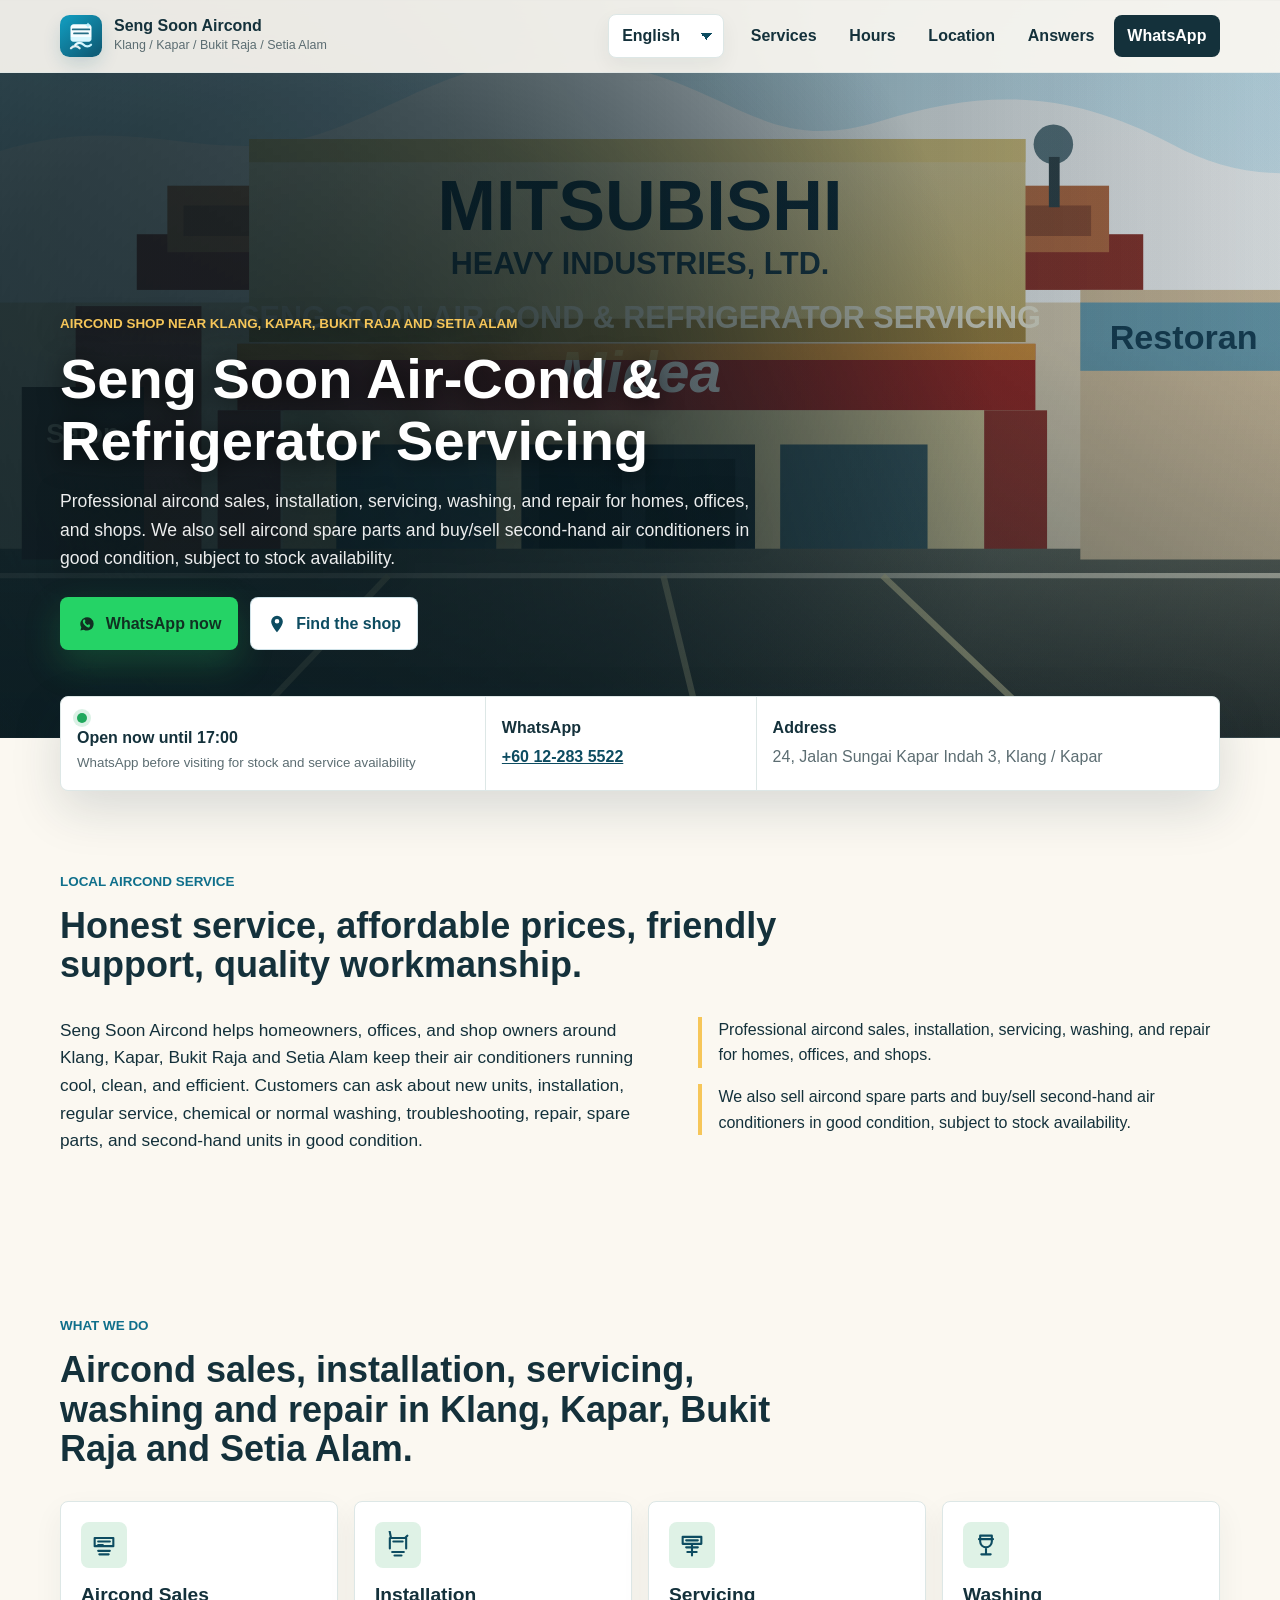
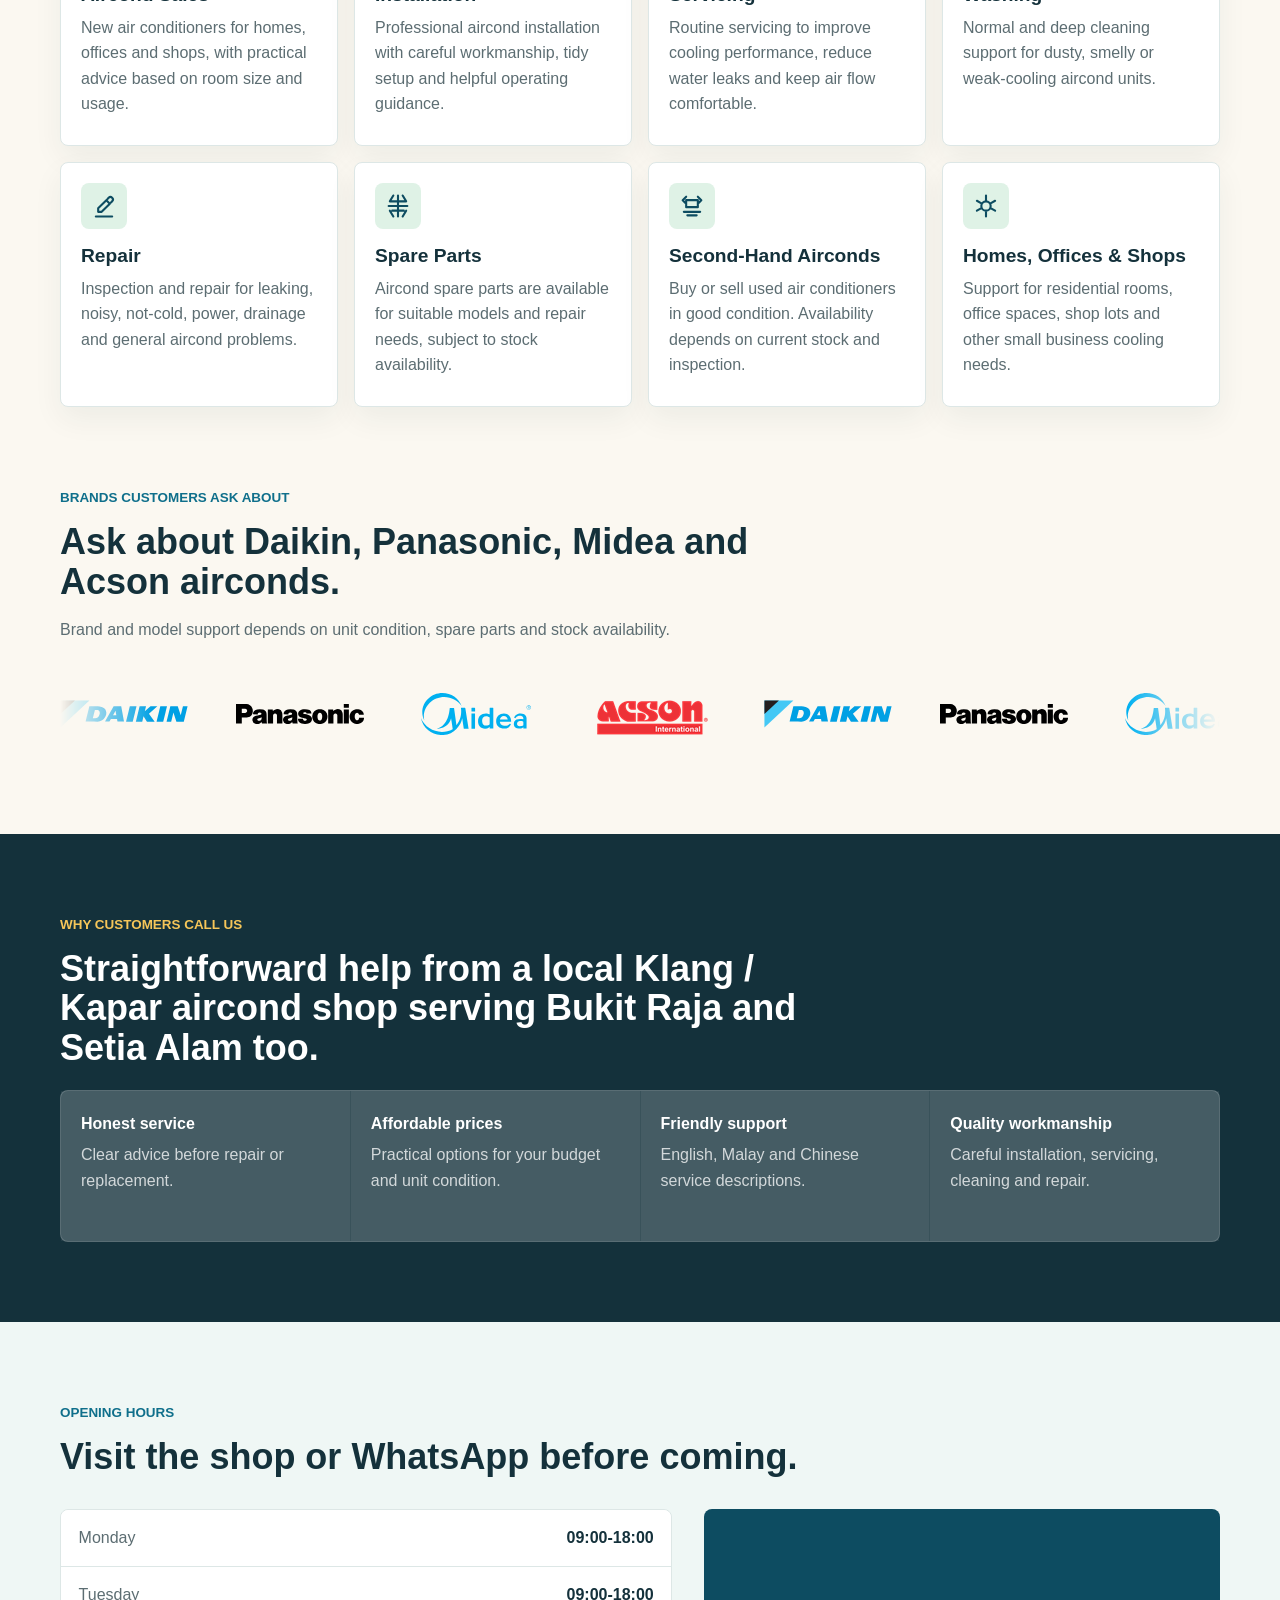
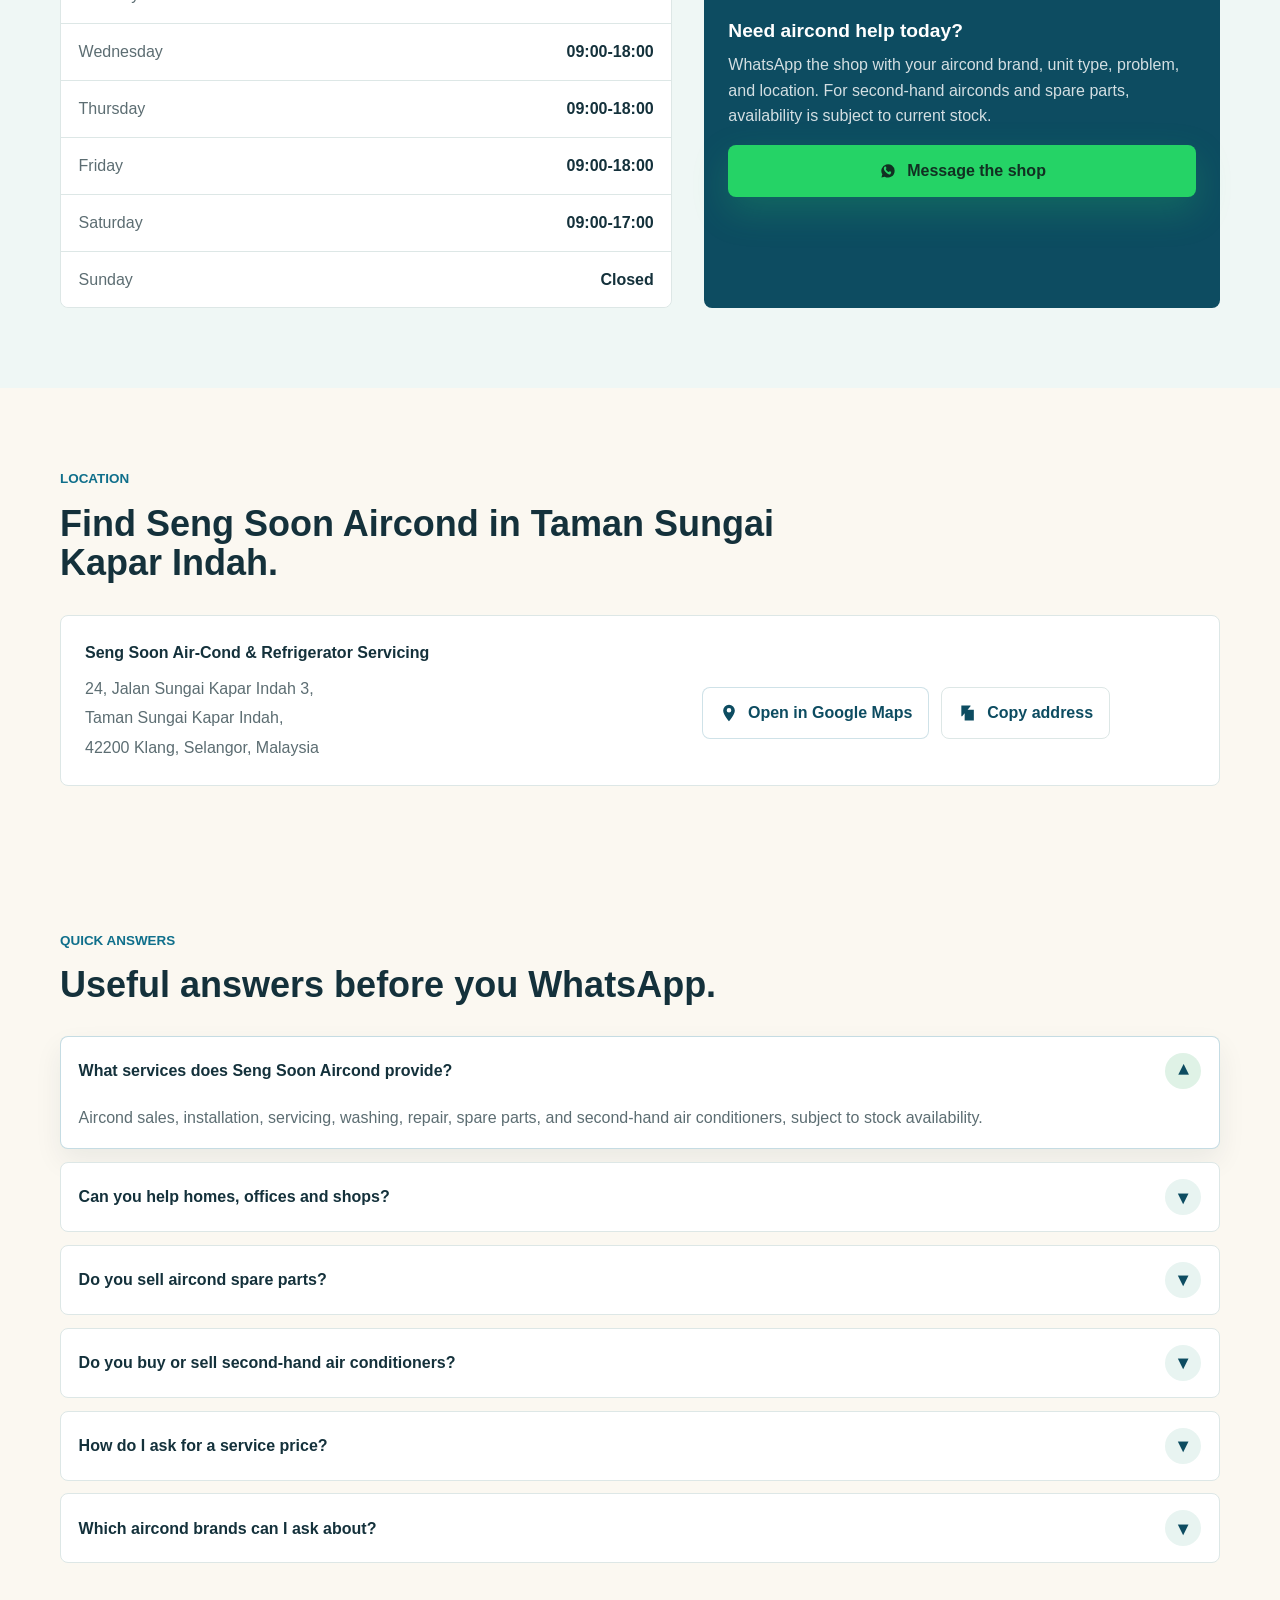
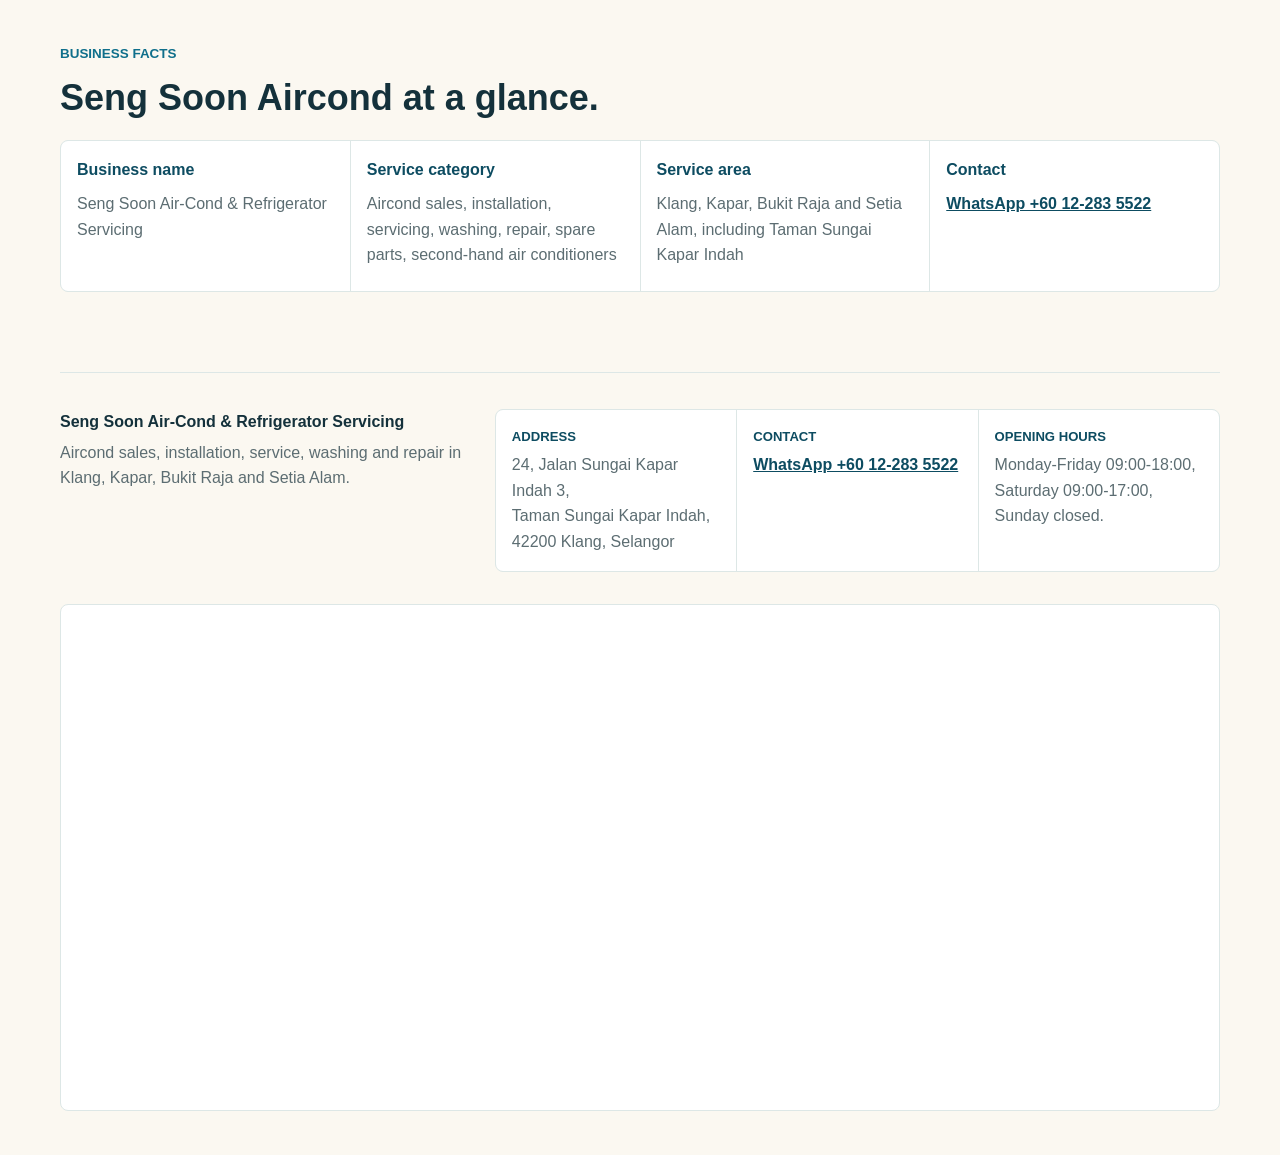
<file: index.html>
<!DOCTYPE html>
<html lang="en-MY">
  <head>
    <meta charset="utf-8" />
    <meta name="viewport" content="width=device-width, initial-scale=1" />
    <title>Seng Soon Air-Cond &amp; Refrigerator Servicing | Klang &amp; Kapar</title>
    <meta
      name="description"
      content="Seng Soon Air-Cond: aircond sales, installation, servicing, washing and repair in Klang, Kapar, Bukit Raja and Setia Alam. WhatsApp us for a fast quote."
    />
    <meta
      name="keywords"
      content="aircond Klang, aircond Kapar, aircond Bukit Raja, aircond Setia Alam, Daikin aircond service, Panasonic aircond service, Midea aircond service, Acson aircond service, aircond repair Klang, aircond repair Kapar, aircond repair Bukit Raja, aircond repair Setia Alam"
    />
    <meta name="robots" content="index, follow, max-image-preview:large" />
    <meta name="theme-color" content="#0f5f7a" />
    <meta name="apple-mobile-web-app-title" content="Seng Soon Aircond" />
    <meta name="application-name" content="Seng Soon Aircond" />
    <meta name="geo.region" content="MY-10" />
    <meta name="geo.placename" content="Klang, Kapar, Bukit Raja, Setia Alam, Selangor, Malaysia" />
    <meta name="author" content="Seng Soon Air-Cond & Refrigerator Servicing" />

    <meta property="og:type" content="business.business" />
    <meta property="og:url" content="https://sengsoonaircond.my/" />
    <meta property="og:title" content="Seng Soon Air-Cond & Refrigerator Servicing" />
    <meta property="og:site_name" content="Seng Soon Aircond" />
    <meta
      property="og:description"
      content="Aircond sales, installation, servicing, washing, repair, spare parts and second-hand units in Klang, Kapar, Bukit Raja and Setia Alam, Selangor."
    />
    <meta property="og:image" content="https://sengsoonaircond.my/assets/images/og-image.png" />
    <meta property="og:image:width" content="1200" />
    <meta property="og:image:height" content="630" />
    <meta property="og:locale" content="en_MY" />
    <meta property="og:locale:alternate" content="ms_MY" />
    <meta property="og:locale:alternate" content="zh_MY" />
    <meta name="twitter:card" content="summary_large_image" />
    <meta name="twitter:title" content="Seng Soon Air-Cond & Refrigerator Servicing" />
    <meta
      name="twitter:description"
      content="Honest aircond sales, installation, service, washing and repair for homes, offices and shops in Klang, Kapar, Bukit Raja and Setia Alam."
    />
    <meta name="twitter:image" content="https://sengsoonaircond.my/assets/images/og-image.png" />

    <link rel="canonical" href="https://sengsoonaircond.my/" />
    <link rel="icon" type="image/svg+xml" href="/favicon.svg" />
    <link rel="icon" type="image/png" sizes="96x96" href="/favicon.png" />
    <link rel="shortcut icon" href="/favicon.ico" />
    <link rel="apple-touch-icon" sizes="180x180" href="/apple-touch-icon.png" />
    <link rel="manifest" href="/site.webmanifest" />
    <link rel="preconnect" href="https://static.cloudflareinsights.com" crossorigin />
    <link rel="preconnect" href="https://cloudflareinsights.com" crossorigin />
    <link rel="stylesheet" href="styles.css?v=19" />

    <script type="application/ld+json">
      {
        "@context": "https://schema.org",
        "@type": ["LocalBusiness", "HomeAndConstructionBusiness", "HVACBusiness"],
        "@id": "https://sengsoonaircond.my/#seng-soon-aircond",
        "name": "Seng Soon Air-Cond & Refrigerator Servicing",
        "url": "https://sengsoonaircond.my/",
        "logo": "https://sengsoonaircond.my/favicon.png",
        "image": "https://sengsoonaircond.my/assets/images/og-image.png",
        "alternateName": [
          "Seng Soon Aircond",
          "Seng Soon Air-Cond Klang",
          "Seng Soon Air-Cond Kapar",
          "Seng Soon Aircond Kapar",
          "Seng Soon Aircond Bukit Raja",
          "Seng Soon Aircond Setia Alam",
          "Seng Soon Air-Cond & Refrigerator Servicing"
        ],
        "description": "Professional aircond sales, installation, servicing, washing and repair for homes, offices and shops around Klang, Kapar, Bukit Raja and Setia Alam in Selangor. Also sells aircond spare parts and buys or sells second-hand air conditioners in good condition, subject to stock availability.",
        "telephone": "+60122835522",
        "priceRange": "$$",
        "inLanguage": ["en-MY", "ms-MY", "zh-Hans-MY"],
        "brand": [
          { "@type": "Brand", "name": "Daikin" },
          { "@type": "Brand", "name": "Panasonic" },
          { "@type": "Brand", "name": "Midea" },
          { "@type": "Brand", "name": "Acson" }
        ],
        "address": {
          "@type": "PostalAddress",
          "streetAddress": "24, Jalan Sungai Kapar Indah 3, Taman Sungai Kapar Indah",
          "postalCode": "42200",
          "addressLocality": "Klang",
          "addressRegion": "Selangor",
          "addressCountry": "MY"
        },
        "geo": {
          "@type": "GeoCoordinates",
          "latitude": 3.0951213321376603,
          "longitude": 101.38468867407427
        },
        "areaServed": [
          {
            "@type": "City",
            "name": "Klang"
          },
          {
            "@type": "City",
            "name": "Kapar"
          },
          {
            "@type": "Place",
            "name": "Bukit Raja"
          },
          {
            "@type": "Place",
            "name": "Setia Alam"
          },
          {
            "@type": "AdministrativeArea",
            "name": "Selangor"
          },
          {
            "@type": "Place",
            "name": "Taman Sungai Kapar Indah"
          }
        ],
        "knowsLanguage": ["English", "Malay", "Chinese"],
        "openingHoursSpecification": [
          {
            "@type": "OpeningHoursSpecification",
            "dayOfWeek": ["Monday", "Tuesday", "Wednesday", "Thursday", "Friday"],
            "opens": "09:00",
            "closes": "18:00"
          },
          {
            "@type": "OpeningHoursSpecification",
            "dayOfWeek": "Saturday",
            "opens": "09:00",
            "closes": "17:00"
          }
        ],
        "openingHours": ["Mo-Fr 09:00-18:00", "Sa 09:00-17:00"],
        "hasMap": "https://www.google.com/maps/place/Seng+Soon+Air-Cond+%26+Refrigerator+Servicing/data=!4m2!3m1!1s0x0:0xf561cc155cb23c3a",
        "contactPoint": {
          "@type": "ContactPoint",
          "telephone": "+60122835522",
          "contactType": "customer service",
          "availableLanguage": ["English", "Malay", "Chinese"],
          "url": "https://wa.me/60122835522"
        },
        "hasOfferCatalog": {
          "@type": "OfferCatalog",
          "name": "Aircond services and products",
          "itemListElement": [
            {
              "@type": "Offer",
              "itemOffered": {
                "@type": "Service",
                "name": "Aircond sales"
              }
            },
            {
              "@type": "Offer",
              "itemOffered": {
                "@type": "Service",
                "name": "Aircond installation"
              }
            },
            {
              "@type": "Offer",
              "itemOffered": {
                "@type": "Service",
                "name": "Aircond servicing and washing"
              }
            },
            {
              "@type": "Offer",
              "itemOffered": {
                "@type": "Service",
                "name": "Aircond repair"
              }
            },
            {
              "@type": "Offer",
              "itemOffered": {
                "@type": "Service",
                "name": "Aircond spare parts support"
              }
            },
            {
              "@type": "Offer",
              "itemOffered": {
                "@type": "Service",
                "name": "Second-hand air conditioner buying and selling"
              }
            }
          ]
        }
      }
    </script>
    <script type="application/ld+json">
      {
        "@context": "https://schema.org",
        "@type": "WebSite",
        "@id": "https://sengsoonaircond.my/#website",
        "url": "https://sengsoonaircond.my/",
        "name": "Seng Soon Aircond",
        "alternateName": [
          "Seng Soon Air-Cond & Refrigerator Servicing",
          "Seng Soon Air Cond",
          "Seng Soon Air-Cond",
          "Seng Soon Aircond Klang",
          "Seng Soon Aircond Kapar",
          "Seng Soon Aircond Bukit Raja",
          "Seng Soon Aircond Setia Alam"
        ],
        "publisher": {
          "@id": "https://sengsoonaircond.my/#seng-soon-aircond"
        },
        "inLanguage": ["en-MY", "ms-MY", "zh-Hans-MY"]
      }
    </script>
    <script type="application/ld+json">
      {
        "@context": "https://schema.org",
        "@type": "FAQPage",
        "inLanguage": "en-MY",
        "mainEntity": [
          {
            "@type": "Question",
            "name": "Where is Seng Soon Air-Cond & Refrigerator Servicing located?",
            "acceptedAnswer": {
              "@type": "Answer",
              "text": "The shop is located at 24, Jalan Sungai Kapar Indah 3, Taman Sungai Kapar Indah, 42200 Klang, Selangor, Malaysia, near Klang, Kapar, Bukit Raja and Setia Alam."
            }
          },
          {
            "@type": "Question",
            "name": "What aircond services are available?",
            "acceptedAnswer": {
              "@type": "Answer",
              "text": "Services include aircond sales, installation, servicing, washing, repair, spare parts, and second-hand air conditioner buying or selling subject to stock availability."
            }
          },
          {
            "@type": "Question",
            "name": "Which aircond brands can customers ask about?",
            "acceptedAnswer": {
              "@type": "Answer",
              "text": "Customers can ask about Daikin, Panasonic, Midea and Acson air conditioners. Brand and model support depends on unit condition, spare parts and stock availability."
            }
          },
          {
            "@type": "Question",
            "name": "Does the shop service homes, offices and shops?",
            "acceptedAnswer": {
              "@type": "Answer",
              "text": "Yes. Seng Soon provides aircond services for homes, offices and shops."
            }
          },
          {
            "@type": "Question",
            "name": "How can customers contact Seng Soon Aircond?",
            "acceptedAnswer": {
              "@type": "Answer",
              "text": "Customers can contact the shop by WhatsApp at +60 12-283 5522."
            }
          },
          {
            "@type": "Question",
            "name": "What are the opening hours?",
            "acceptedAnswer": {
              "@type": "Answer",
              "text": "The shop opens Monday to Friday from 9:00 AM to 6:00 PM, Saturday from 9:00 AM to 5:00 PM, and closes on Sunday."
            }
          }
        ]
      }
    </script>
  </head>
  <body>
    <a class="skip-link" href="#main" data-i18n="skip">Skip to main content</a>

    <header class="site-header" data-header>
      <nav class="nav" aria-label="Main navigation">
        <a class="brand" href="#top" aria-label="Seng Soon Aircond home">
          <span class="brand-mark" aria-hidden="true">
            <img src="/assets/brand/logo-mark.svg" width="42" height="42" alt="" />
          </span>
          <span>
            <strong>Seng Soon Aircond</strong>
            <small data-i18n="brand.location">Klang / Kapar / Bukit Raja / Setia Alam</small>
          </span>
        </a>

        <div class="language-select">
          <label class="visually-hidden" for="language-picker" data-i18n="language.label">Language</label>
          <select id="language-picker" data-language-picker aria-label="Language">
            <option value="en">English</option>
            <option value="ms">BM</option>
            <option value="zh">中文</option>
          </select>
        </div>

        <button class="nav-toggle" type="button" aria-expanded="false" aria-controls="nav-menu" data-nav-toggle>
          <span class="icon-bars" aria-hidden="true"></span>
          <span class="visually-hidden">Open menu</span>
        </button>

        <div class="nav-menu" id="nav-menu" data-nav-menu>
          <a href="#services" data-i18n="nav.services">Services</a>
          <a href="#hours" data-i18n="nav.hours">Hours</a>
          <a href="#location" data-i18n="nav.location">Location</a>
          <a href="#answers" data-i18n="nav.answers">Answers</a>
          <a class="nav-cta" href="https://wa.me/60122835522" target="_blank" rel="noopener" data-i18n="nav.whatsapp">WhatsApp</a>
        </div>
      </nav>
    </header>

    <main id="main">
      <section class="hero" id="top" aria-labelledby="hero-title">
        <div class="shopfront">
          <img
            src="/assets/images/shopfront.svg"
            width="1440"
            height="820"
            alt="Seng Soon Aircond shopfront illustration"
            loading="eager"
            fetchpriority="high"
            decoding="async"
          />
        </div>

        <div class="hero-overlay"></div>
        <div class="hero-content">
          <p class="eyebrow" data-i18n="hero.eyebrow">Aircond shop near Klang, Kapar, Bukit Raja and Setia Alam</p>
          <h1 id="hero-title">Seng Soon Air-Cond &amp; Refrigerator Servicing</h1>
          <p class="hero-copy" data-copy="en">
            Professional aircond sales, installation, servicing, washing, and repair for homes, offices, and shops.
            We also sell aircond spare parts and buy/sell second-hand air conditioners in good condition, subject to stock availability.
          </p>
          <p class="hero-copy hidden" data-copy="ms">
            Menyediakan jualan, pemasangan, servis, cuci, dan baiki aircond. Turut menjual alat ganti serta membeli/menjual aircond terpakai.
          </p>
          <p class="hero-copy hidden" data-copy="zh">
            提供冷气销售、安装、维修、清洗及保养服务，也售卖冷气零件，并收购/出售二手冷气。
          </p>

          <div class="hero-actions" aria-label="Primary actions">
            <a class="button button-primary" href="https://wa.me/60122835522" target="_blank" rel="noopener">
              <svg aria-hidden="true" viewBox="0 0 24 24"><path d="M20 11.8a8 8 0 0 1-11.9 7l-4 1.1 1.1-3.9A8 8 0 1 1 20 11.8Zm-4.7 2.6c.2-.1.4-.7.5-1 0-.3 0-.4-.2-.5l-1.4-.6c-.2 0-.4 0-.5.2l-.5.6c-.1.2-.3.2-.5.1-.8-.4-1.5-.9-2.1-1.6-.5-.6-.9-1.2-1.1-1.8-.1-.2 0-.4.1-.5l.4-.5c.1-.2.2-.3.1-.5L9.5 7c-.1-.3-.3-.3-.5-.3h-.4c-.2 0-.5.1-.7.3-.6.5-.9 1.2-.9 2 0 1.2.8 2.5 1 2.7.1.2 1.6 2.8 4 3.8 1.9.8 2.4.6 2.8.5.3-.1.5-.3.5-.6Z" /></svg>
              <span data-i18n="hero.whatsapp">WhatsApp now</span>
            </a>
            <a class="button button-secondary" href="#location">
              <svg aria-hidden="true" viewBox="0 0 24 24"><path d="M12 2a7 7 0 0 0-7 7c0 5.3 7 13 7 13s7-7.7 7-13a7 7 0 0 0-7-7Zm0 9.5A2.5 2.5 0 1 1 12 6a2.5 2.5 0 0 1 0 5.5Z" /></svg>
              <span data-i18n="hero.findShop">Find the shop</span>
            </a>
          </div>
        </div>
      </section>

      <section class="status-strip" aria-label="Shop contact summary">
        <div>
          <span class="status-dot" data-status-dot></span>
          <strong data-open-status>Checking hours</strong>
          <small data-next-hours>Monday-Friday 09:00-18:00, Saturday 09:00-17:00</small>
        </div>
        <div>
          <strong data-i18n="status.whatsapp">WhatsApp</strong>
          <a href="https://wa.me/60122835522" target="_blank" rel="noopener">+60 12-283 5522</a>
        </div>
        <div>
          <strong data-i18n="status.address">Address</strong>
          <span>24, Jalan Sungai Kapar Indah 3, Klang / Kapar</span>
        </div>
      </section>

      <section class="section intro reveal-item reveal-visible" aria-labelledby="intro-title">
        <div class="section-heading">
          <p class="eyebrow" data-i18n="intro.eyebrow">Local aircond service</p>
          <h2 id="intro-title" data-i18n="intro.title">Honest service, affordable prices, friendly support, quality workmanship.</h2>
        </div>
        <div class="intro-grid">
          <p data-i18n="intro.body">
            Seng Soon Aircond helps homeowners, offices, and shop owners around Klang, Kapar, Bukit Raja and Setia Alam keep their air conditioners running
            cool, clean, and efficient. Customers can ask about new units, installation, regular service, chemical or
            normal washing, troubleshooting, repair, spare parts, and second-hand units in good condition.
          </p>
          <div class="multi-copy" aria-label="Malay and Chinese service descriptions">
            <p lang="ms" data-i18n="intro.note1">
              Menyediakan jualan, pemasangan, servis, cuci, dan baiki aircond. Turut menjual alat ganti serta membeli/menjual aircond terpakai.
              Servis jujur, harga berpatutan, dan layanan mesra.
            </p>
            <p lang="zh-Hans" data-i18n="intro.note2">
              提供冷气销售、安装、维修、清洗及保养服务，也售卖冷气零件，并收购/出售二手冷气。诚信服务，价格公道，品质保证。
            </p>
          </div>
        </div>
      </section>

      <section class="section services reveal-item" id="services" aria-labelledby="services-title">
        <div class="section-heading">
          <p class="eyebrow" data-i18n="services.eyebrow">What we do</p>
          <h2 id="services-title" data-i18n="services.title">Aircond sales, installation, servicing, washing and repair in Klang, Kapar, Bukit Raja and Setia Alam.</h2>
        </div>

        <div class="service-grid">
          <article class="service-card">
            <span class="service-icon" aria-hidden="true">
              <svg viewBox="0 0 24 24"><path d="M4 6h16v7H4zM7 17h10M8 20h8M7 9h10M7 12h4" /></svg>
            </span>
            <h3 data-i18n="services.sales.title">Aircond Sales</h3>
            <p data-i18n="services.sales.body">New air conditioners for homes, offices and shops, with practical advice based on room size and usage.</p>
          </article>
          <article class="service-card">
            <span class="service-icon" aria-hidden="true">
              <svg viewBox="0 0 24 24"><path d="M5 15V6h14v9M7 18h10M9 21h6M8 9h8M18 6l2-2M6 6 4-4" /></svg>
            </span>
            <h3 data-i18n="services.install.title">Installation</h3>
            <p data-i18n="services.install.body">Professional aircond installation with careful workmanship, tidy setup and helpful operating guidance.</p>
          </article>
          <article class="service-card">
            <span class="service-icon" aria-hidden="true">
              <svg viewBox="0 0 24 24"><path d="M4 5h16v6H4zM7 14h10M8 18h8M12 11v10M7 8h10" /></svg>
            </span>
            <h3 data-i18n="services.service.title">Servicing</h3>
            <p data-i18n="services.service.body">Routine servicing to improve cooling performance, reduce water leaks and keep air flow comfortable.</p>
          </article>
          <article class="service-card">
            <span class="service-icon" aria-hidden="true">
              <svg viewBox="0 0 24 24"><path d="M7 4h10v5a5 5 0 0 1-10 0zM12 14v6M8 20h8M6 7h12" /></svg>
            </span>
            <h3 data-i18n="services.wash.title">Washing</h3>
            <p data-i18n="services.wash.body">Normal and deep cleaning support for dusty, smelly or weak-cooling aircond units.</p>
          </article>
          <article class="service-card">
            <span class="service-icon" aria-hidden="true">
              <svg viewBox="0 0 24 24"><path d="m14 7 3 3-7 7H7v-3zM15 6l1-1a2 2 0 0 1 3 3l-1 1M5 21h14" /></svg>
            </span>
            <h3 data-i18n="services.repair.title">Repair</h3>
            <p data-i18n="services.repair.body">Inspection and repair for leaking, noisy, not-cold, power, drainage and general aircond problems.</p>
          </article>
          <article class="service-card">
            <span class="service-icon" aria-hidden="true">
              <svg viewBox="0 0 24 24"><path d="M12 3v18M5 8h14M7 16h10M4 12h16M8 3l-3 5M16 3l3 5M8 21l-3-5M16 21l3-5" /></svg>
            </span>
            <h3 data-i18n="services.parts.title">Spare Parts</h3>
            <p data-i18n="services.parts.body">Aircond spare parts are available for suitable models and repair needs, subject to stock availability.</p>
          </article>
          <article class="service-card">
            <span class="service-icon" aria-hidden="true">
              <svg viewBox="0 0 24 24"><path d="M7 7h10v6H7zM5 17h14M8 20h8M17 4l3 3-3 3M7 4 4 7l3 3" /></svg>
            </span>
            <h3 data-i18n="services.used.title">Second-Hand Airconds</h3>
            <p data-i18n="services.used.body">Buy or sell used air conditioners in good condition. Availability depends on current stock and inspection.</p>
          </article>
          <article class="service-card">
            <span class="service-icon" aria-hidden="true">
              <svg viewBox="0 0 24 24"><path d="M12 3v4M12 17v4M4.2 7.5l3.5 2M16.3 14l3.5 2M19.8 7.5l-3.5 2M7.7 14l-3.5 2M8 12a4 4 0 1 0 8 0 4 4 0 0 0-8 0Z" /></svg>
            </span>
            <h3 data-i18n="services.places.title">Homes, Offices &amp; Shops</h3>
            <p data-i18n="services.places.body">Support for residential rooms, office spaces, shop lots and other small business cooling needs.</p>
          </article>
        </div>
      </section>

      <section class="section brands reveal-item" aria-labelledby="brands-title">
        <div class="section-heading">
          <p class="eyebrow" data-i18n="brands.eyebrow">Brands customers ask about</p>
          <h2 id="brands-title" data-i18n="brands.title">Ask about Daikin, Panasonic, Midea and Acson airconds.</h2>
          <p data-i18n="brands.note">Brand names and logos are for reference only. Support depends on unit condition, spare parts and stock availability.</p>
        </div>
        <div class="brand-marquee" aria-label="Aircond brands commonly handled">
          <div class="brand-track">
            <div class="brand-set">
              <span class="brand-chip"><img src="/assets/brands/daikin.svg" width="300" height="65" alt="Daikin logo" loading="lazy" decoding="async" /></span>
              <span class="brand-chip"><img src="/assets/brands/panasonic.svg" width="600" height="92" alt="Panasonic logo" loading="lazy" decoding="async" /></span>
              <span class="brand-chip"><img src="/assets/brands/midea.svg" width="323" height="124" alt="Midea logo" loading="lazy" decoding="async" /></span>
              <span class="brand-chip"><img src="/assets/brands/acson.png" width="120" height="63" alt="Acson logo" loading="lazy" decoding="async" /></span>
              <span class="brand-chip"><img src="/assets/brands/daikin.svg" width="300" height="65" alt="" loading="lazy" decoding="async" /></span>
              <span class="brand-chip"><img src="/assets/brands/panasonic.svg" width="600" height="92" alt="" loading="lazy" decoding="async" /></span>
              <span class="brand-chip"><img src="/assets/brands/midea.svg" width="323" height="124" alt="" loading="lazy" decoding="async" /></span>
              <span class="brand-chip"><img src="/assets/brands/acson.png" width="120" height="63" alt="" loading="lazy" decoding="async" /></span>
              <span class="brand-chip"><img src="/assets/brands/daikin.svg" width="300" height="65" alt="" loading="lazy" decoding="async" /></span>
              <span class="brand-chip"><img src="/assets/brands/panasonic.svg" width="600" height="92" alt="" loading="lazy" decoding="async" /></span>
              <span class="brand-chip"><img src="/assets/brands/midea.svg" width="323" height="124" alt="" loading="lazy" decoding="async" /></span>
              <span class="brand-chip"><img src="/assets/brands/acson.png" width="120" height="63" alt="" loading="lazy" decoding="async" /></span>
            </div>
            <div class="brand-set" aria-hidden="true">
              <span class="brand-chip"><img src="/assets/brands/daikin.svg" width="300" height="65" alt="" loading="lazy" decoding="async" /></span>
              <span class="brand-chip"><img src="/assets/brands/panasonic.svg" width="600" height="92" alt="" loading="lazy" decoding="async" /></span>
              <span class="brand-chip"><img src="/assets/brands/midea.svg" width="323" height="124" alt="" loading="lazy" decoding="async" /></span>
              <span class="brand-chip"><img src="/assets/brands/acson.png" width="120" height="63" alt="" loading="lazy" decoding="async" /></span>
              <span class="brand-chip"><img src="/assets/brands/daikin.svg" width="300" height="65" alt="" loading="lazy" decoding="async" /></span>
              <span class="brand-chip"><img src="/assets/brands/panasonic.svg" width="600" height="92" alt="" loading="lazy" decoding="async" /></span>
              <span class="brand-chip"><img src="/assets/brands/midea.svg" width="323" height="124" alt="" loading="lazy" decoding="async" /></span>
              <span class="brand-chip"><img src="/assets/brands/acson.png" width="120" height="63" alt="" loading="lazy" decoding="async" /></span>
              <span class="brand-chip"><img src="/assets/brands/daikin.svg" width="300" height="65" alt="" loading="lazy" decoding="async" /></span>
              <span class="brand-chip"><img src="/assets/brands/panasonic.svg" width="600" height="92" alt="" loading="lazy" decoding="async" /></span>
              <span class="brand-chip"><img src="/assets/brands/midea.svg" width="323" height="124" alt="" loading="lazy" decoding="async" /></span>
              <span class="brand-chip"><img src="/assets/brands/acson.png" width="120" height="63" alt="" loading="lazy" decoding="async" /></span>
            </div>
          </div>
        </div>
      </section>

      <section class="section trust reveal-item" aria-labelledby="trust-title">
        <div class="section-heading compact">
          <p class="eyebrow" data-i18n="trust.eyebrow">Why customers call us</p>
          <h2 id="trust-title" data-i18n="trust.title">Straightforward help from a local Klang / Kapar aircond shop serving Bukit Raja and Setia Alam too.</h2>
        </div>
        <div class="trust-list">
          <div>
            <strong data-i18n="trust.honest.title">Honest service</strong>
            <span data-i18n="trust.honest.body">Clear advice before repair or replacement.</span>
          </div>
          <div>
            <strong data-i18n="trust.price.title">Affordable prices</strong>
            <span data-i18n="trust.price.body">Practical options for your budget and unit condition.</span>
          </div>
          <div>
            <strong data-i18n="trust.support.title">Friendly support</strong>
            <span data-i18n="trust.support.body">English, Malay and Chinese service descriptions.</span>
          </div>
          <div>
            <strong data-i18n="trust.quality.title">Quality workmanship</strong>
            <span data-i18n="trust.quality.body">Careful installation, servicing, cleaning and repair.</span>
          </div>
        </div>
      </section>

      <section class="section info-band reveal-item" id="hours" aria-labelledby="hours-title">
        <div class="section-heading">
          <p class="eyebrow" data-i18n="hours.eyebrow">Opening hours</p>
          <h2 id="hours-title" data-i18n="hours.title">Visit the shop or WhatsApp before coming.</h2>
        </div>
        <div class="hours-layout">
          <div class="hours-table" role="table" aria-label="Opening hours">
            <div role="row">
              <span role="cell" data-i18n="days.monday">Monday</span>
              <strong role="cell">09:00-18:00</strong>
            </div>
            <div role="row">
              <span role="cell" data-i18n="days.tuesday">Tuesday</span>
              <strong role="cell">09:00-18:00</strong>
            </div>
            <div role="row">
              <span role="cell" data-i18n="days.wednesday">Wednesday</span>
              <strong role="cell">09:00-18:00</strong>
            </div>
            <div role="row">
              <span role="cell" data-i18n="days.thursday">Thursday</span>
              <strong role="cell">09:00-18:00</strong>
            </div>
            <div role="row">
              <span role="cell" data-i18n="days.friday">Friday</span>
              <strong role="cell">09:00-18:00</strong>
            </div>
            <div role="row">
              <span role="cell" data-i18n="days.saturday">Saturday</span>
              <strong role="cell">09:00-17:00</strong>
            </div>
            <div role="row">
              <span role="cell" data-i18n="days.sunday">Sunday</span>
              <strong role="cell" data-i18n="hours.closed">Closed</strong>
            </div>
          </div>
          <div class="hours-note">
            <h3 data-i18n="hours.noteTitle">Need aircond help today?</h3>
            <p data-i18n="hours.note">
              WhatsApp the shop with your aircond brand, unit type, problem, and location. For second-hand airconds and
              spare parts, availability is subject to current stock.
            </p>
            <a class="button button-primary" href="https://wa.me/60122835522?text=Hi%20Seng%20Soon%2C%20I%20need%20help%20with%20my%20aircond." target="_blank" rel="noopener">
              <svg aria-hidden="true" viewBox="0 0 24 24"><path d="M20 11.8a8 8 0 0 1-11.9 7l-4 1.1 1.1-3.9A8 8 0 1 1 20 11.8Zm-4.7 2.6c.2-.1.4-.7.5-1 0-.3 0-.4-.2-.5l-1.4-.6c-.2 0-.4 0-.5.2l-.5.6c-.1.2-.3.2-.5.1-.8-.4-1.5-.9-2.1-1.6-.5-.6-.9-1.2-1.1-1.8-.1-.2 0-.4.1-.5l.4-.5c.1-.2.2-.3.1-.5L9.5 7c-.1-.3-.3-.3-.5-.3h-.4c-.2 0-.5.1-.7.3-.6.5-.9 1.2-.9 2 0 1.2.8 2.5 1 2.7.1.2 1.6 2.8 4 3.8 1.9.8 2.4.6 2.8.5.3-.1.5-.3.5-.6Z" /></svg>
              <span data-i18n="hours.message">Message the shop</span>
            </a>
          </div>
        </div>
      </section>

      <section class="section location reveal-item" id="location" aria-labelledby="location-title">
        <div class="section-heading">
          <p class="eyebrow" data-i18n="location.eyebrow">Location</p>
          <h2 id="location-title" data-i18n="location.title">Find Seng Soon Aircond in Taman Sungai Kapar Indah.</h2>
        </div>
        <div class="location-layout">
          <address>
            <strong>Seng Soon Air-Cond &amp; Refrigerator Servicing</strong>
            <span>24, Jalan Sungai Kapar Indah 3,</span>
            <span>Taman Sungai Kapar Indah,</span>
            <span>42200 Klang, Selangor, Malaysia</span>
          </address>
          <div class="location-actions">
            <a class="button button-secondary" href="https://www.google.com/maps/place/Seng+Soon+Air-Cond+%26+Refrigerator+Servicing/data=!4m2!3m1!1s0x0:0xf561cc155cb23c3a" target="_blank" rel="noopener">
              <svg aria-hidden="true" viewBox="0 0 24 24"><path d="M12 2a7 7 0 0 0-7 7c0 5.3 7 13 7 13s7-7.7 7-13a7 7 0 0 0-7-7Zm0 9.5A2.5 2.5 0 1 1 12 6a2.5 2.5 0 0 1 0 5.5Z" /></svg>
              <span data-i18n="location.maps">Open in Google Maps</span>
            </a>
            <button class="button button-ghost" type="button" data-copy-address>
              <svg aria-hidden="true" viewBox="0 0 24 24"><path d="M8 8h11v13H8zM5 16H4V3h11v1M8 12h8M8 16h8" /></svg>
              <span data-i18n="location.copy">Copy address</span>
            </button>
          </div>
        </div>
      </section>

      <section class="section answers reveal-item" id="answers" aria-labelledby="answers-title">
        <div class="section-heading">
          <p class="eyebrow" data-i18n="answers.eyebrow">Quick answers</p>
          <h2 id="answers-title" data-i18n="answers.title">Useful answers before you WhatsApp.</h2>
        </div>
        <div class="faq-list">
          <details open>
            <summary data-i18n="answers.q1">What services does Seng Soon Aircond provide?</summary>
            <p data-i18n="answers.a1">Aircond sales, installation, servicing, washing, repair, spare parts, and second-hand air conditioners, subject to stock availability.</p>
          </details>
          <details>
            <summary data-i18n="answers.q2">Can you help homes, offices and shops?</summary>
            <p data-i18n="answers.a2">Yes. The shop supports homes, offices, shop lots and small business cooling needs around Klang, Kapar, Bukit Raja, Setia Alam and nearby Selangor areas.</p>
          </details>
          <details>
            <summary data-i18n="answers.q3">Do you sell aircond spare parts?</summary>
            <p data-i18n="answers.a3">Yes. Aircond spare parts are available for suitable repair needs, depending on model compatibility and current stock.</p>
          </details>
          <details>
            <summary data-i18n="answers.q4">Do you buy or sell second-hand air conditioners?</summary>
            <p data-i18n="answers.a4">Yes. Seng Soon buys and sells second-hand air conditioners in good condition, subject to inspection and stock availability.</p>
          </details>
          <details>
            <summary data-i18n="answers.q5">How do I ask for a service price?</summary>
            <p data-i18n="answers.a5">WhatsApp +60 12-283 5522 with the aircond brand, horsepower if known, your location, and the problem or service needed.</p>
          </details>
          <details>
            <summary data-i18n="answers.q6">Which aircond brands can I ask about?</summary>
            <p data-i18n="answers.a6">You can ask about Daikin, Panasonic, Midea and Acson air conditioners. Support depends on unit condition, spare parts and stock availability.</p>
          </details>
        </div>
      </section>

      <section class="section facts reveal-item" aria-labelledby="facts-title">
        <div class="section-heading compact">
          <p class="eyebrow" data-i18n="facts.eyebrow">Business facts</p>
          <h2 id="facts-title" data-i18n="facts.title">Seng Soon Aircond at a glance.</h2>
        </div>
        <dl class="facts-list">
          <div>
            <dt data-i18n="facts.name.label">Business name</dt>
            <dd>Seng Soon Air-Cond &amp; Refrigerator Servicing</dd>
          </div>
          <div>
            <dt data-i18n="facts.category.label">Service category</dt>
            <dd data-i18n="facts.category.value">Aircond sales, installation, servicing, washing, repair, spare parts, second-hand air conditioners</dd>
          </div>
          <div>
            <dt data-i18n="facts.area.label">Service area</dt>
            <dd data-i18n="facts.area.value">Klang, Kapar, Bukit Raja and Setia Alam, including Taman Sungai Kapar Indah</dd>
          </div>
          <div>
            <dt data-i18n="facts.contact.label">Contact</dt>
            <dd><a href="https://wa.me/60122835522" target="_blank" rel="noopener">WhatsApp +60 12-283 5522</a></dd>
          </div>
        </dl>
      </section>
    </main>

    <footer class="site-footer">
      <div class="footer-main">
        <strong>Seng Soon Air-Cond &amp; Refrigerator Servicing</strong>
        <span data-i18n="footer.copy">Aircond sales, installation, service, washing and repair in Klang, Kapar, Bukit Raja and Setia Alam.</span>
      </div>
      <div class="footer-details" aria-label="Shop contact details">
        <div>
          <span data-i18n="footer.addressLabel">Address</span>
          <address>
            24, Jalan Sungai Kapar Indah 3,<br />
            Taman Sungai Kapar Indah, 42200 Klang, Selangor
          </address>
        </div>
        <div>
          <span data-i18n="footer.contactLabel">Contact</span>
          <a href="https://wa.me/60122835522" target="_blank" rel="noopener">WhatsApp +60 12-283 5522</a>
        </div>
        <div>
          <span data-i18n="footer.hoursLabel">Opening hours</span>
          <p data-i18n="footer.hours">Monday-Friday 09:00-18:00, Saturday 09:00-17:00, Sunday closed.</p>
        </div>
      </div>
      <div class="footer-map" aria-label="Seng Soon Air-Cond & Refrigerator Servicing map">
        <iframe
          title="Seng Soon Air-Cond & Refrigerator Servicing on Google Maps"
          src="https://www.google.com/maps/embed?pb=!1m14!1m8!1m3!1d248.99989115394925!2d101.38468867407427!3d3.0951213321376603!3m2!1i1024!2i768!4f13.1!3m3!1m2!1s0x31cc559f4f1f2e51%3A0xf561cc155cb23c3a!2sSeng%20Soon%20Air-Cond%20%26%20Refrigerator%20Servicing!5e0!3m2!1sen!2smy!4v1778423808271!5m2!1sen!2smy"
          width="1200"
          height="520"
          allowfullscreen
          loading="lazy"
          referrerpolicy="no-referrer-when-downgrade"
        ></iframe>
      </div>
    </footer>

    <div class="toast" role="status" aria-live="polite" data-toast></div>

    <script src="script.js?v=17" defer></script>
  </body>
</html>
</file>
<file: styles.css>
:root {
  --ink: #14313b;
  --muted: #5c6d72;
  --paper: #fbf8f1;
  --surface: #ffffff;
  --sea: #0f6f8b;
  --sea-dark: #0d4c61;
  --mint: #dff2e6;
  --sun: #f6c659;
  --rust: #bd4d3a;
  --line: #dde7e6;
  --shadow: 0 18px 50px rgba(20, 49, 59, 0.15);
  --radius: 8px;
  --max: 1160px;
}

* {
  box-sizing: border-box;
}

html {
  scroll-behavior: smooth;
}

body {
  margin: 0;
  background: var(--paper);
  color: var(--ink);
  font-family: Arial, Helvetica, sans-serif;
  line-height: 1.6;
  text-rendering: optimizeLegibility;
}

img,
svg {
  display: block;
  max-width: 100%;
}

a {
  color: inherit;
}

button,
input,
textarea,
select {
  font: inherit;
}

.skip-link,
.visually-hidden {
  position: absolute;
  width: 1px;
  height: 1px;
  overflow: hidden;
  clip: rect(0 0 0 0);
  white-space: nowrap;
}

.skip-link:focus {
  z-index: 20;
  top: 1rem;
  left: 1rem;
  width: auto;
  height: auto;
  padding: 0.75rem 1rem;
  clip: auto;
  background: var(--surface);
  border-radius: var(--radius);
  box-shadow: var(--shadow);
}

.site-header {
  position: fixed;
  z-index: 10;
  top: 0;
  right: 0;
  left: 0;
  background: rgba(251, 248, 241, 0.92);
  border-bottom: 1px solid rgba(221, 231, 230, 0.6);
  backdrop-filter: blur(16px);
}

.nav {
  width: min(100% - 2rem, var(--max));
  min-height: 72px;
  margin: 0 auto;
  display: flex;
  align-items: center;
  justify-content: space-between;
  gap: 0.8rem;
}

.brand {
  display: inline-flex;
  align-items: center;
  gap: 0.75rem;
  text-decoration: none;
  min-width: 0;
  flex: 0 1 auto;
}

.brand-mark {
  width: 42px;
  height: 42px;
  flex: 0 0 auto;
  display: block;
  border-radius: 14px;
  box-shadow: 0 8px 18px rgba(15, 95, 122, 0.16);
}

.brand-mark img {
  width: 100%;
  height: 100%;
}

.brand strong,
.brand small {
  display: block;
}

.brand strong {
  font-size: 1rem;
  line-height: 1.2;
}

.brand small {
  color: var(--muted);
  font-size: 0.78rem;
}

.nav-menu {
  display: flex;
  align-items: center;
  gap: 0.35rem;
}

.nav-menu a {
  min-height: 42px;
  display: inline-flex;
  align-items: center;
  justify-content: center;
  padding: 0.5rem 0.85rem;
  border-radius: var(--radius);
  color: var(--ink);
  font-weight: 700;
  text-decoration: none;
}

.nav-menu a:hover,
.nav-menu a:focus-visible {
  background: var(--mint);
  outline: none;
}

.nav-menu .nav-cta {
  background: var(--ink);
  color: #fff;
}

.nav-menu .nav-cta:hover,
.nav-menu .nav-cta:focus-visible {
  background: var(--sea-dark);
}

.language-select {
  display: inline-flex;
  align-items: center;
  margin-left: auto;
  flex: 0 0 auto;
}

.language-select select {
  min-height: 42px;
  min-width: 116px;
  padding: 0.5rem 2.15rem 0.5rem 0.8rem;
  border: 1px solid var(--line);
  border-radius: var(--radius);
  appearance: none;
  background:
    linear-gradient(45deg, transparent 50%, var(--sea-dark) 50%) right 1rem center / 7px 7px no-repeat,
    linear-gradient(135deg, var(--sea-dark) 50%, transparent 50%) right 0.65rem center / 7px 7px no-repeat,
    var(--surface);
  color: var(--ink);
  font-weight: 800;
  cursor: pointer;
  box-shadow: 0 8px 20px rgba(20, 49, 59, 0.06);
}

.language-select select:hover,
.language-select select:focus-visible {
  border-color: rgba(15, 111, 139, 0.36);
  outline: none;
  box-shadow: 0 0 0 4px rgba(15, 111, 139, 0.1);
}

.nav-toggle {
  display: none;
  width: 44px;
  height: 44px;
  border: 1px solid var(--line);
  border-radius: var(--radius);
  background: var(--surface);
  color: var(--ink);
}

.icon-bars,
.icon-bars::before,
.icon-bars::after {
  display: block;
  width: 20px;
  height: 2px;
  margin: 0 auto;
  border-radius: 99px;
  background: currentColor;
}

.icon-bars::before,
.icon-bars::after {
  content: "";
}

.icon-bars::before {
  transform: translateY(-7px);
}

.icon-bars::after {
  transform: translateY(5px);
}

.hero {
  position: relative;
  min-height: 82vh;
  padding: 9.5rem 1rem 5.5rem;
  display: grid;
  align-items: end;
  overflow: hidden;
  isolation: isolate;
  background: var(--ink);
}

.shopfront,
.shopfront img,
.hero-overlay {
  position: absolute;
  inset: 0;
}

.shopfront img {
  width: 100%;
  height: 100%;
  object-fit: cover;
}

.hero-overlay {
  z-index: 1;
  background:
    radial-gradient(circle at 24% 62%, rgba(6, 22, 28, 0.72) 0%, rgba(6, 22, 28, 0.5) 34%, rgba(6, 22, 28, 0.08) 64%),
    linear-gradient(90deg, rgba(8, 31, 39, 0.72) 0%, rgba(8, 31, 39, 0.42) 46%, rgba(8, 31, 39, 0.08) 100%),
    linear-gradient(0deg, rgba(8, 31, 39, 0.36), rgba(8, 31, 39, 0.04) 54%);
}

.shopfront {
  z-index: 0;
}

.hero-content {
  position: relative;
  z-index: 2;
  width: min(100%, var(--max));
  margin: 0 auto;
  color: #fff;
}

.eyebrow {
  margin: 0 0 0.85rem;
  color: var(--sea);
  font-size: 0.84rem;
  font-weight: 800;
  text-transform: uppercase;
}

.hero .eyebrow {
  color: var(--sun);
}

.hero h1,
.hero-copy,
.hero .eyebrow {
  text-shadow: 0 3px 24px rgba(0, 0, 0, 0.72);
}

h1,
h2,
h3,
p {
  overflow-wrap: anywhere;
}

h1,
h2,
h3 {
  margin-top: 0;
  line-height: 1.1;
}

h1 {
  max-width: 820px;
  margin-bottom: 1rem;
  font-size: 3.5rem;
}

h2 {
  font-size: 2.25rem;
}

h3 {
  font-size: 1.2rem;
}

.hero-copy {
  max-width: 720px;
  margin: 0;
  color: rgba(255, 255, 255, 0.92);
  font-size: 1.1rem;
}

.hidden {
  display: none;
}

.hero-actions,
.location-actions {
  display: flex;
  flex-wrap: wrap;
  gap: 0.75rem;
  margin-top: 1.6rem;
}

.button {
  min-height: 48px;
  display: inline-flex;
  align-items: center;
  justify-content: center;
  gap: 0.55rem;
  padding: 0.78rem 1rem;
  border: 1px solid transparent;
  border-radius: var(--radius);
  font-weight: 800;
  text-decoration: none;
  cursor: pointer;
  transition: transform 160ms ease, box-shadow 160ms ease, background-color 160ms ease;
}

.button:hover,
.button:focus-visible {
  transform: translateY(-1px);
  outline: none;
}

.button svg {
  width: 20px;
  height: 20px;
  fill: currentColor;
  flex: 0 0 auto;
}

.button-primary {
  background: #25d366;
  color: #113022;
  box-shadow: 0 14px 36px rgba(37, 211, 102, 0.22);
}

.button-primary:hover,
.button-primary:focus-visible {
  background: #6be694;
}

.button-secondary {
  background: var(--surface);
  color: var(--sea-dark);
  border-color: rgba(15, 111, 139, 0.2);
}

.button-secondary:hover,
.button-secondary:focus-visible {
  background: var(--mint);
}

.button-ghost {
  background: transparent;
  color: var(--sea-dark);
  border-color: var(--line);
}

.button-ghost:hover,
.button-ghost:focus-visible {
  background: var(--surface);
}

.status-strip {
  width: min(100% - 2rem, var(--max));
  margin: -2.6rem auto 0;
  position: relative;
  z-index: 2;
  display: grid;
  grid-template-columns: 1.1fr 0.7fr 1.2fr;
  gap: 1px;
  background: var(--line);
  border: 1px solid var(--line);
  border-radius: var(--radius);
  box-shadow: var(--shadow);
  overflow: hidden;
}

.status-strip > div {
  padding: 1rem;
  display: grid;
  gap: 0.1rem;
  background: var(--surface);
}

.status-strip strong {
  display: flex;
  align-items: center;
  gap: 0.45rem;
}

.status-strip small,
.status-strip span {
  color: var(--muted);
}

.status-strip a {
  color: var(--sea-dark);
  font-weight: 800;
}

.status-dot {
  width: 10px;
  height: 10px;
  display: inline-block;
  border-radius: 50%;
  background: var(--sun);
  box-shadow: 0 0 0 4px rgba(246, 198, 89, 0.18);
}

.status-dot.open {
  background: #20a85c;
  box-shadow: 0 0 0 4px rgba(32, 168, 92, 0.16);
}

.status-dot.closed {
  background: var(--rust);
  box-shadow: 0 0 0 4px rgba(189, 77, 58, 0.16);
}

.section {
  width: min(100% - 2rem, var(--max));
  margin: 0 auto;
  padding: 5rem 0;
}

.section-heading {
  max-width: 760px;
  margin-bottom: 2rem;
}

.section-heading.compact {
  margin-bottom: 1.4rem;
}

.section-heading h2 {
  margin-bottom: 0;
}

.intro-grid {
  display: grid;
  grid-template-columns: minmax(0, 1fr) minmax(320px, 0.86fr);
  gap: 2rem;
  align-items: start;
}

.intro-grid > p {
  margin: 0;
  font-size: 1.08rem;
}

.multi-copy {
  display: grid;
  gap: 1rem;
}

.multi-copy p {
  margin: 0;
  padding-left: 1rem;
  border-left: 4px solid var(--sun);
}

.service-grid {
  display: grid;
  grid-template-columns: repeat(4, minmax(0, 1fr));
  gap: 1rem;
}

.service-card {
  min-height: 245px;
  padding: 1.25rem;
  background: var(--surface);
  border: 1px solid var(--line);
  border-radius: var(--radius);
  box-shadow: 0 12px 30px rgba(20, 49, 59, 0.06);
  transform: translateY(0);
  transition: transform 220ms ease, box-shadow 220ms ease, border-color 220ms ease;
}

.service-card:hover,
.service-card:focus-within {
  border-color: rgba(15, 111, 139, 0.28);
  box-shadow: 0 20px 46px rgba(20, 49, 59, 0.14);
  transform: translateY(-6px);
}

.service-icon {
  width: 46px;
  height: 46px;
  display: grid;
  place-items: center;
  margin-bottom: 1rem;
  border-radius: var(--radius);
  background: var(--mint);
  color: var(--sea-dark);
  transition: transform 220ms ease, background-color 220ms ease;
}

.service-card:hover .service-icon,
.service-card:focus-within .service-icon {
  background: #caecd9;
  transform: scale(1.06);
}

.service-icon svg {
  width: 28px;
  height: 28px;
  fill: none;
  stroke: currentColor;
  stroke-width: 1.8;
  stroke-linecap: round;
  stroke-linejoin: round;
}

.service-card h3 {
  margin-bottom: 0.6rem;
}

.service-card p {
  margin: 0;
  color: var(--muted);
}

.brands {
  overflow: hidden;
  padding-top: 0;
}

.brands .section-heading p:not(.eyebrow) {
  margin: 1rem 0 0;
  color: var(--muted);
}

.brand-marquee {
  width: 100%;
  overflow: hidden;
  padding: 0.5rem 0;
  border: 0;
  background: transparent;
  box-shadow: none;
  -webkit-mask-image: linear-gradient(90deg, transparent, #000 8%, #000 92%, transparent);
  mask-image: linear-gradient(90deg, transparent, #000 8%, #000 92%, transparent);
}

.brand-track {
  width: max-content;
  display: flex;
  animation: brandScroll 36s linear infinite;
}

.brand-set {
  display: flex;
  flex: 0 0 auto;
  gap: 3rem;
  padding-right: 3rem;
}

.brand-chip {
  min-width: 128px;
  min-height: 58px;
  display: grid;
  place-items: center;
  padding: 0;
  border: 0;
  background: transparent;
  color: var(--ink);
  font-size: 1rem;
  font-weight: 800;
  text-align: center;
  white-space: nowrap;
  box-shadow: none;
}

.brand-chip img {
  width: auto;
  height: auto;
  max-width: 128px;
  max-height: 42px;
  object-fit: contain;
}

.brand-chip img[src$="acson.png"] {
  max-width: 120px;
  max-height: 63px;
}

.brand-chip-text {
  color: var(--sea-dark);
  font-size: 1.08rem;
}

.trust {
  width: 100%;
  max-width: none;
  padding-right: max(1rem, calc((100% - var(--max)) / 2));
  padding-left: max(1rem, calc((100% - var(--max)) / 2));
  background: var(--ink);
  color: #fff;
}

.trust .eyebrow {
  color: var(--sun);
}

.trust-list {
  display: grid;
  grid-template-columns: repeat(4, minmax(0, 1fr));
  gap: 1px;
  background: rgba(255, 255, 255, 0.16);
  border: 1px solid rgba(255, 255, 255, 0.16);
  border-radius: var(--radius);
  overflow: visible;
}

.trust-list div {
  min-height: 150px;
  padding: 1.25rem;
  display: grid;
  align-content: start;
  gap: 0.35rem;
  background: rgba(255, 255, 255, 0.06);
  transition: transform 220ms ease, background-color 220ms ease, box-shadow 220ms ease;
}

.trust-list div:hover,
.trust-list div:focus-within {
  position: relative;
  z-index: 1;
  background: rgba(255, 255, 255, 0.12);
  box-shadow: 0 16px 34px rgba(0, 0, 0, 0.18);
  transform: translateY(-4px) scale(1.01);
}

.trust-list span {
  color: rgba(255, 255, 255, 0.76);
}

.info-band {
  width: 100%;
  max-width: none;
  padding-right: max(1rem, calc((100% - var(--max)) / 2));
  padding-left: max(1rem, calc((100% - var(--max)) / 2));
  background: #eff7f5;
}

.hours-layout,
.location-layout {
  display: grid;
  grid-template-columns: minmax(0, 0.95fr) minmax(320px, 0.8fr);
  gap: 2rem;
  align-items: stretch;
}

.hours-table {
  background: var(--surface);
  border: 1px solid var(--line);
  border-radius: var(--radius);
  overflow: visible;
}

.hours-table div {
  position: relative;
  display: grid;
  grid-template-columns: 1fr auto;
  gap: 1rem;
  padding: 0.95rem 1.1rem;
  border-bottom: 1px solid var(--line);
  background: var(--surface);
  transition: transform 220ms ease, background-color 220ms ease, box-shadow 220ms ease;
}

.hours-table div:first-child {
  border-top-left-radius: var(--radius);
  border-top-right-radius: var(--radius);
}

.hours-table div:last-child {
  border-bottom-right-radius: var(--radius);
  border-bottom-left-radius: var(--radius);
}

.hours-table div:hover,
.hours-table div:focus-within {
  z-index: 1;
  background: #f7fbfa;
  box-shadow: 0 14px 30px rgba(20, 49, 59, 0.12);
  transform: translateY(-3px) scale(1.008);
}

.hours-table div:last-child {
  border-bottom: 0;
}

.hours-table span {
  color: var(--muted);
}

.hours-table strong {
  white-space: nowrap;
}

.hours-note {
  padding: 1.5rem;
  display: flex;
  flex-direction: column;
  justify-content: center;
  background: var(--sea-dark);
  border-radius: var(--radius);
  color: #fff;
}

.hours-note h3 {
  margin-bottom: 0.7rem;
}

.hours-note p {
  margin-top: 0;
  color: rgba(255, 255, 255, 0.82);
}

.location-layout {
  align-items: center;
  padding: 1.5rem;
  background: var(--surface);
  border: 1px solid var(--line);
  border-radius: var(--radius);
}

address {
  display: grid;
  gap: 0.25rem;
  font-style: normal;
}

address strong {
  margin-bottom: 0.4rem;
}

address span {
  color: var(--muted);
}

.answers {
  padding-top: 4rem;
}

.faq-list {
  display: grid;
  gap: 0.8rem;
}

details {
  background: var(--surface);
  border: 1px solid var(--line);
  border-radius: var(--radius);
  overflow: hidden;
  transition: height 280ms ease, border-color 180ms ease, box-shadow 180ms ease;
}

summary {
  padding: 1rem 1.1rem;
  display: flex;
  align-items: center;
  justify-content: space-between;
  gap: 1rem;
  cursor: pointer;
  font-weight: 800;
  list-style: none;
}

summary::-webkit-details-marker {
  display: none;
}

summary::after {
  content: "▾";
  width: 2.25rem;
  height: 2.25rem;
  flex: 0 0 auto;
  display: grid;
  place-items: center;
  margin-left: auto;
  border-radius: 999px;
  background: #e8f4f1;
  color: var(--sea-dark);
  font-size: 1.2rem;
  line-height: 1;
  transform: rotate(0deg);
  transition: transform 220ms ease, background-color 180ms ease;
}

details[open] summary::after {
  transform: rotate(180deg);
  background: var(--mint);
}

details[open] {
  border-color: rgba(15, 111, 139, 0.24);
  box-shadow: 0 12px 28px rgba(20, 49, 59, 0.07);
}

details p {
  margin: 0;
  padding: 0 1.1rem 1.1rem;
  color: var(--muted);
  opacity: 1;
  transform: translateY(0);
  transition: opacity 220ms ease, transform 220ms ease;
}

details:not([open]) p {
  opacity: 0;
  transform: translateY(-4px);
}

.facts {
  padding-top: 0;
}

.facts-list {
  display: grid;
  grid-template-columns: repeat(4, minmax(0, 1fr));
  gap: 1px;
  margin: 0;
  background: var(--line);
  border: 1px solid var(--line);
  border-radius: var(--radius);
  overflow: hidden;
}

.facts-list div {
  min-height: 150px;
  padding: 1rem;
  background: var(--surface);
}

.facts-list dt {
  margin-bottom: 0.5rem;
  color: var(--sea-dark);
  font-weight: 800;
}

.facts-list dd {
  margin: 0;
  color: var(--muted);
}

.facts-list a {
  color: var(--sea-dark);
  font-weight: 800;
}

.site-footer {
  width: min(100% - 2rem, var(--max));
  margin: 0 auto;
  padding: 2.2rem 0 2.75rem;
  display: grid;
  grid-template-columns: minmax(0, 0.75fr) minmax(0, 1.35fr);
  gap: 2rem;
  align-items: start;
  border-top: 1px solid var(--line);
  color: var(--muted);
}

.footer-main {
  display: grid;
  gap: 0.35rem;
}

.footer-main strong {
  color: var(--ink);
}

.footer-details {
  display: grid;
  grid-template-columns: repeat(3, minmax(0, 1fr));
  gap: 1px;
  overflow: hidden;
  background: var(--line);
  border: 1px solid var(--line);
  border-radius: var(--radius);
}

.footer-details > div {
  min-height: 126px;
  padding: 1rem;
  display: grid;
  align-content: start;
  gap: 0.35rem;
  background: var(--surface);
}

.footer-details span {
  color: var(--sea-dark);
  font-size: 0.82rem;
  font-weight: 800;
  text-transform: uppercase;
}

.footer-details address,
.footer-details p {
  margin: 0;
  color: var(--muted);
}

.site-footer a {
  color: var(--sea-dark);
  font-weight: 800;
}

.footer-map {
  grid-column: 1 / -1;
  overflow: hidden;
  aspect-ratio: 16 / 7;
  min-height: 360px;
  border: 1px solid var(--line);
  border-radius: var(--radius);
  background: var(--surface);
}

.footer-map iframe {
  width: 100%;
  height: 100%;
  display: block;
  border: 0;
}

.toast {
  position: fixed;
  right: 1rem;
  bottom: 1rem;
  z-index: 12;
  max-width: min(320px, calc(100% - 2rem));
  padding: 0.8rem 1rem;
  background: var(--ink);
  color: #fff;
  border-radius: var(--radius);
  box-shadow: var(--shadow);
  transform: translateY(120%);
  opacity: 0;
  transition: opacity 180ms ease, transform 180ms ease;
}

.toast.visible {
  transform: translateY(0);
  opacity: 1;
}

@keyframes headerIn {
  from {
    opacity: 0;
    transform: translateY(-14px);
  }

  to {
    opacity: 1;
    transform: translateY(0);
  }
}

@keyframes heroImageIn {
  from {
    opacity: 0.82;
    transform: scale(1.04);
  }

  to {
    opacity: 1;
    transform: scale(1);
  }
}

@keyframes heroContentIn {
  from {
    opacity: 0;
  }

  to {
    opacity: 1;
  }
}

@keyframes brandScroll {
  from {
    transform: translateX(0);
  }

  to {
    transform: translateX(-50%);
  }
}

@media (prefers-reduced-motion: no-preference) {
  .site-header {
    animation: headerIn 520ms ease both;
  }

  .shopfront {
    animation: heroImageIn 1400ms ease both;
  }

  .hero-content > * {
    opacity: 0;
    animation: heroContentIn 680ms ease both;
  }

  .hero-content > .eyebrow {
    animation-delay: 120ms;
  }

  .hero-content > h1 {
    animation-delay: 220ms;
  }

  .hero-content > .hero-copy {
    animation-delay: 340ms;
  }

  .hero-content > .hero-actions {
    animation-delay: 460ms;
  }

  .reveal-item {
    opacity: 0;
    transition: opacity 650ms ease;
  }

  .reveal-item.reveal-visible {
    opacity: 1;
  }
}

@media (max-width: 980px) {
  h1 {
    font-size: 2.7rem;
  }

  h2 {
    font-size: 1.9rem;
  }

  .service-grid,
  .trust-list,
  .facts-list {
    grid-template-columns: repeat(2, minmax(0, 1fr));
  }

  .status-strip,
  .intro-grid,
  .hours-layout,
  .location-layout,
  .site-footer {
    grid-template-columns: 1fr;
  }

  .status-strip {
    margin-top: -1.5rem;
  }

  .footer-map {
    grid-column: 1;
  }
}

@media (max-width: 760px) {
  .nav {
    min-height: 64px;
  }

  .nav-toggle {
    display: grid;
    place-items: center;
  }

  .nav-menu {
    position: absolute;
    top: 64px;
    right: 1rem;
    left: 1rem;
    display: none;
    padding: 0.6rem;
    background: var(--surface);
    border: 1px solid var(--line);
    border-radius: var(--radius);
    box-shadow: var(--shadow);
  }

  .nav-menu.open {
    display: grid;
  }

  .nav-menu a {
    justify-content: flex-start;
  }

  .language-select,
  .language-select select {
    width: auto;
  }

  .language-select select {
    min-width: 104px;
    max-width: 112px;
    padding-right: 1.95rem;
  }

  .hero {
    min-height: 84vh;
    padding-top: 7.5rem;
    padding-bottom: 4.5rem;
  }

  .hero-overlay {
    background:
      radial-gradient(circle at 34% 62%, rgba(7, 27, 34, 0.78) 0%, rgba(7, 27, 34, 0.54) 42%, rgba(7, 27, 34, 0.12) 78%),
      linear-gradient(0deg, rgba(7, 27, 34, 0.58) 0%, rgba(7, 27, 34, 0.34) 58%, rgba(7, 27, 34, 0.14) 100%);
  }

  h1 {
    font-size: 2.15rem;
  }

  h2 {
    font-size: 1.55rem;
  }

  .hero-copy {
    font-size: 1rem;
  }

  .section {
    padding: 3.5rem 0;
  }

  .trust,
  .info-band {
    padding-right: 0;
    padding-left: 0;
  }

  .trust .section-heading,
  .trust-list,
  .info-band .section-heading,
  .hours-layout {
    width: min(100% - 2rem, var(--max));
    margin-right: auto;
    margin-left: auto;
  }

  .trust-list {
    border-radius: var(--radius);
  }

  .hours-layout {
    gap: 1rem;
  }

  .hours-note {
    margin-right: 0;
    margin-left: 0;
  }

  .service-grid,
  .trust-list,
  .facts-list {
    grid-template-columns: 1fr;
  }

  .brand-chip {
    min-width: 108px;
    min-height: 58px;
    font-size: 0.94rem;
  }

  .brand-set {
    gap: 2rem;
    padding-right: 2rem;
  }

  .service-card,
  .trust-list div,
  .facts-list div {
    min-height: auto;
  }

  .site-footer {
    gap: 1.2rem;
  }

  .footer-details {
    grid-template-columns: 1fr;
  }

  .footer-map {
    aspect-ratio: 4 / 3;
    min-height: 340px;
  }
}

@media (max-width: 430px) {
  .nav {
    gap: 0.45rem;
  }

  .brand {
    gap: 0.5rem;
  }

  .brand-mark {
    width: 38px;
    height: 38px;
  }

  .brand strong {
    font-size: 0.92rem;
    max-width: 6.2rem;
    overflow: hidden;
    text-overflow: ellipsis;
    white-space: nowrap;
  }

  .brand small {
    display: none;
  }

  .language-select select {
    min-width: 88px;
    max-width: 94px;
    padding: 0.45rem 1.65rem 0.45rem 0.58rem;
  }

  .hero-actions,
  .location-actions {
    display: grid;
  }

  .button {
    width: 100%;
  }

  .status-strip {
    width: min(100% - 1rem, var(--max));
  }

  .section,
  .nav,
  .site-footer {
    width: min(100% - 1rem, var(--max));
  }
}

@media (prefers-reduced-motion: reduce) {
  .brand-marquee {
    overflow: visible;
    -webkit-mask-image: none;
    mask-image: none;
  }

  .brand-track,
  .brand-set {
    width: auto;
    flex-wrap: wrap;
  }

  .brand-track {
    animation: none;
  }

  .brand-set[aria-hidden="true"] {
    display: none;
  }
}
</file>
